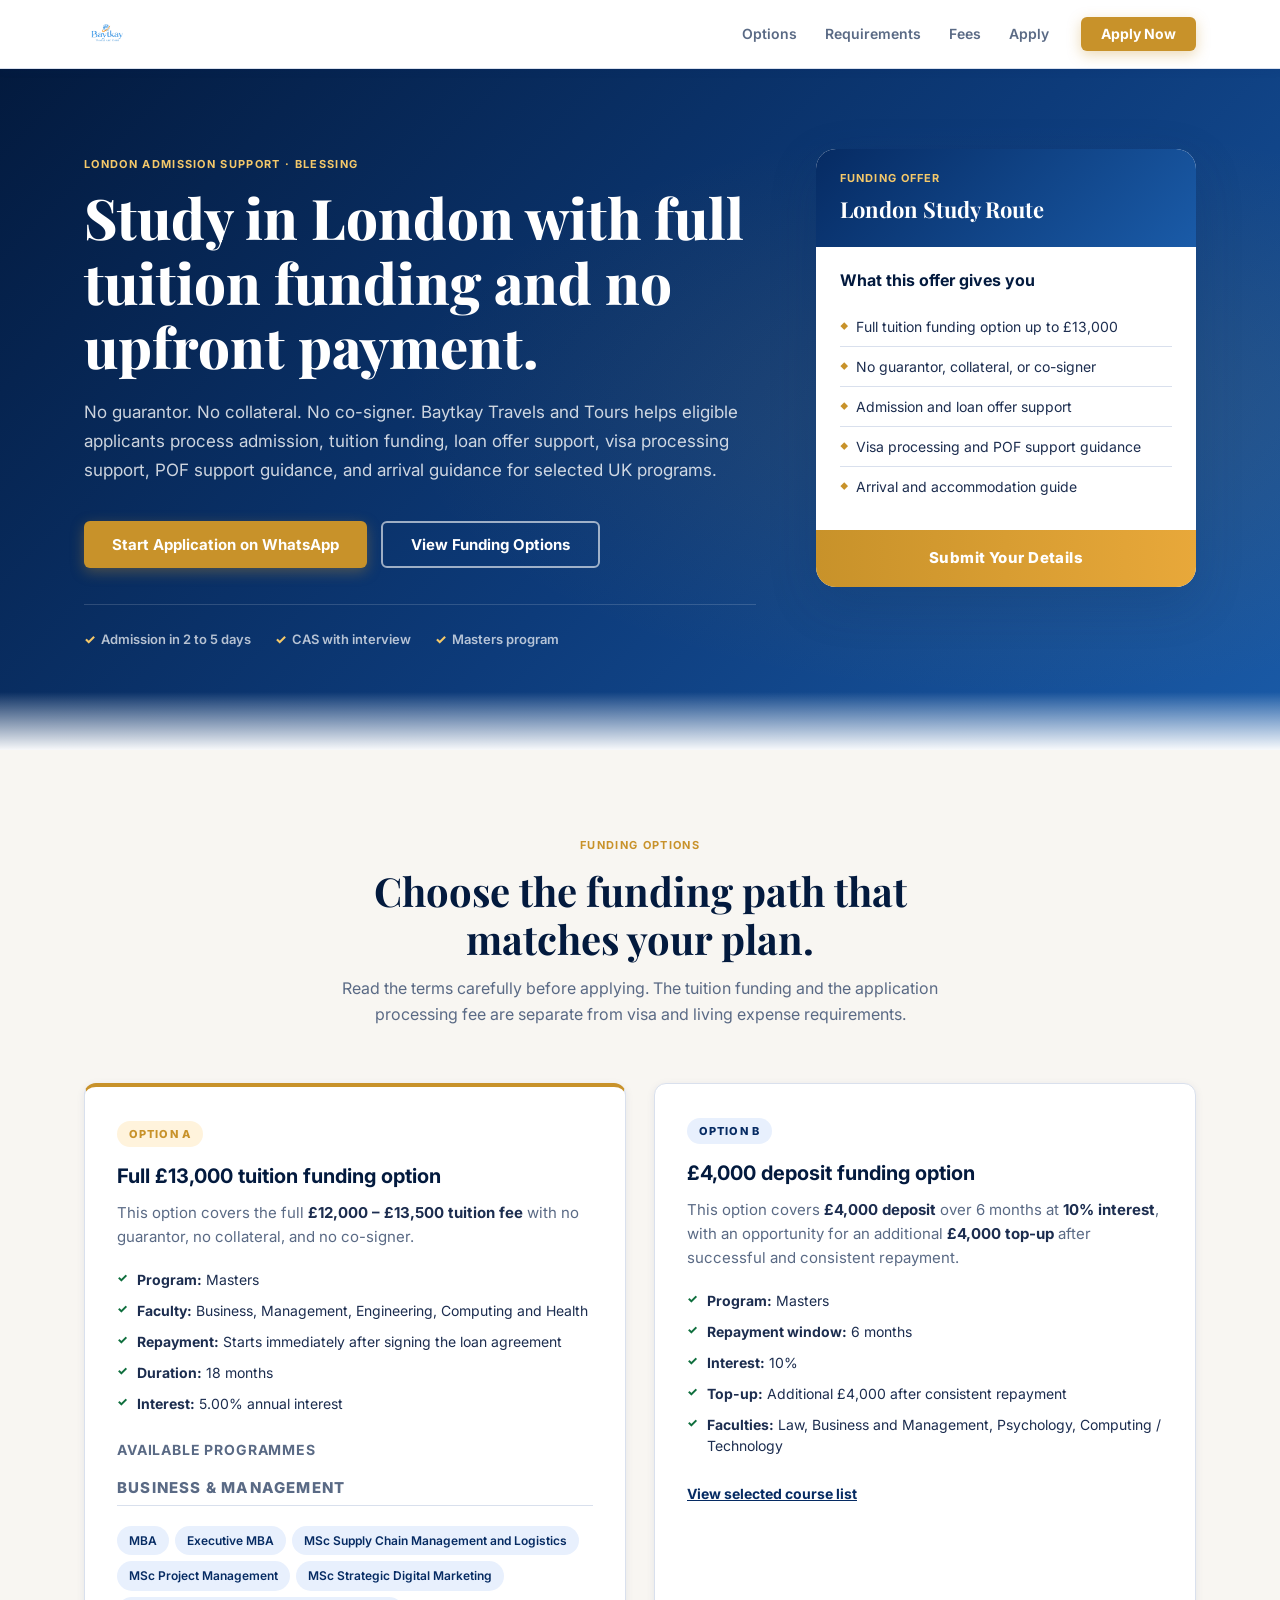
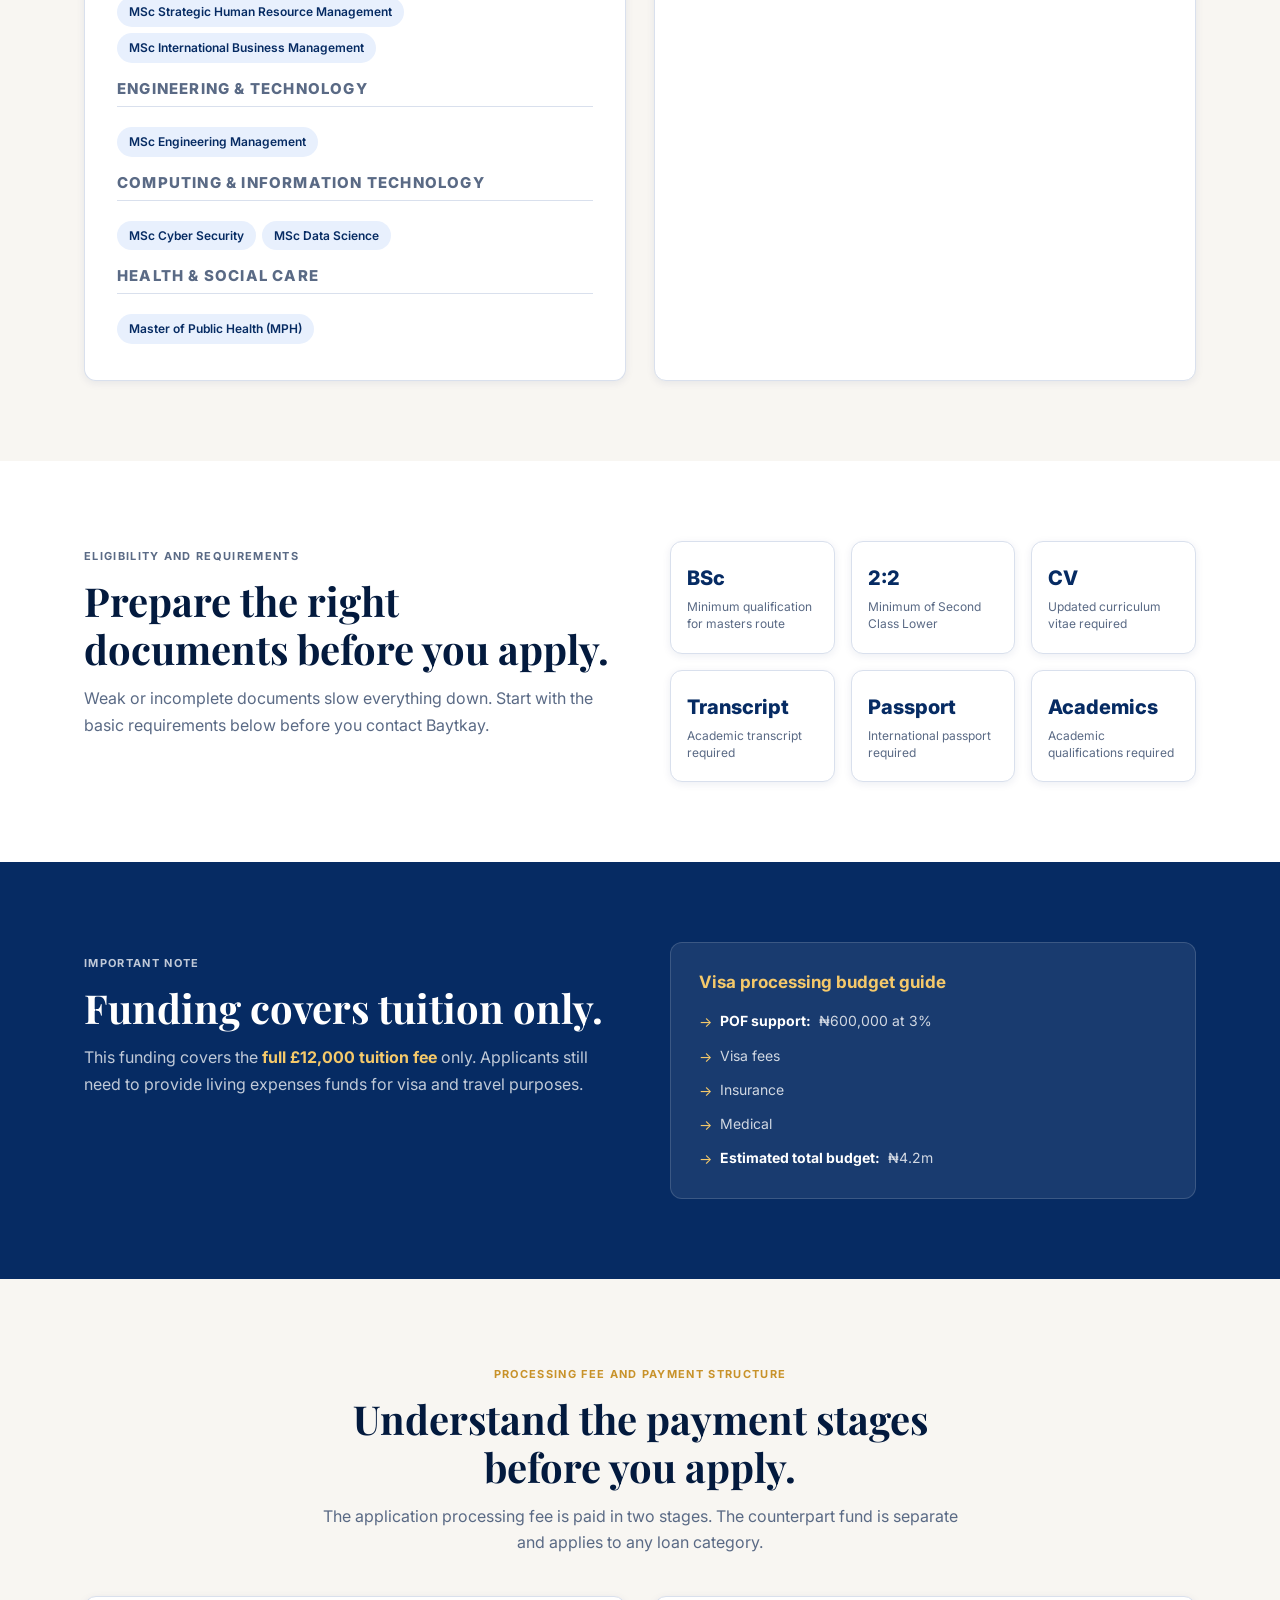
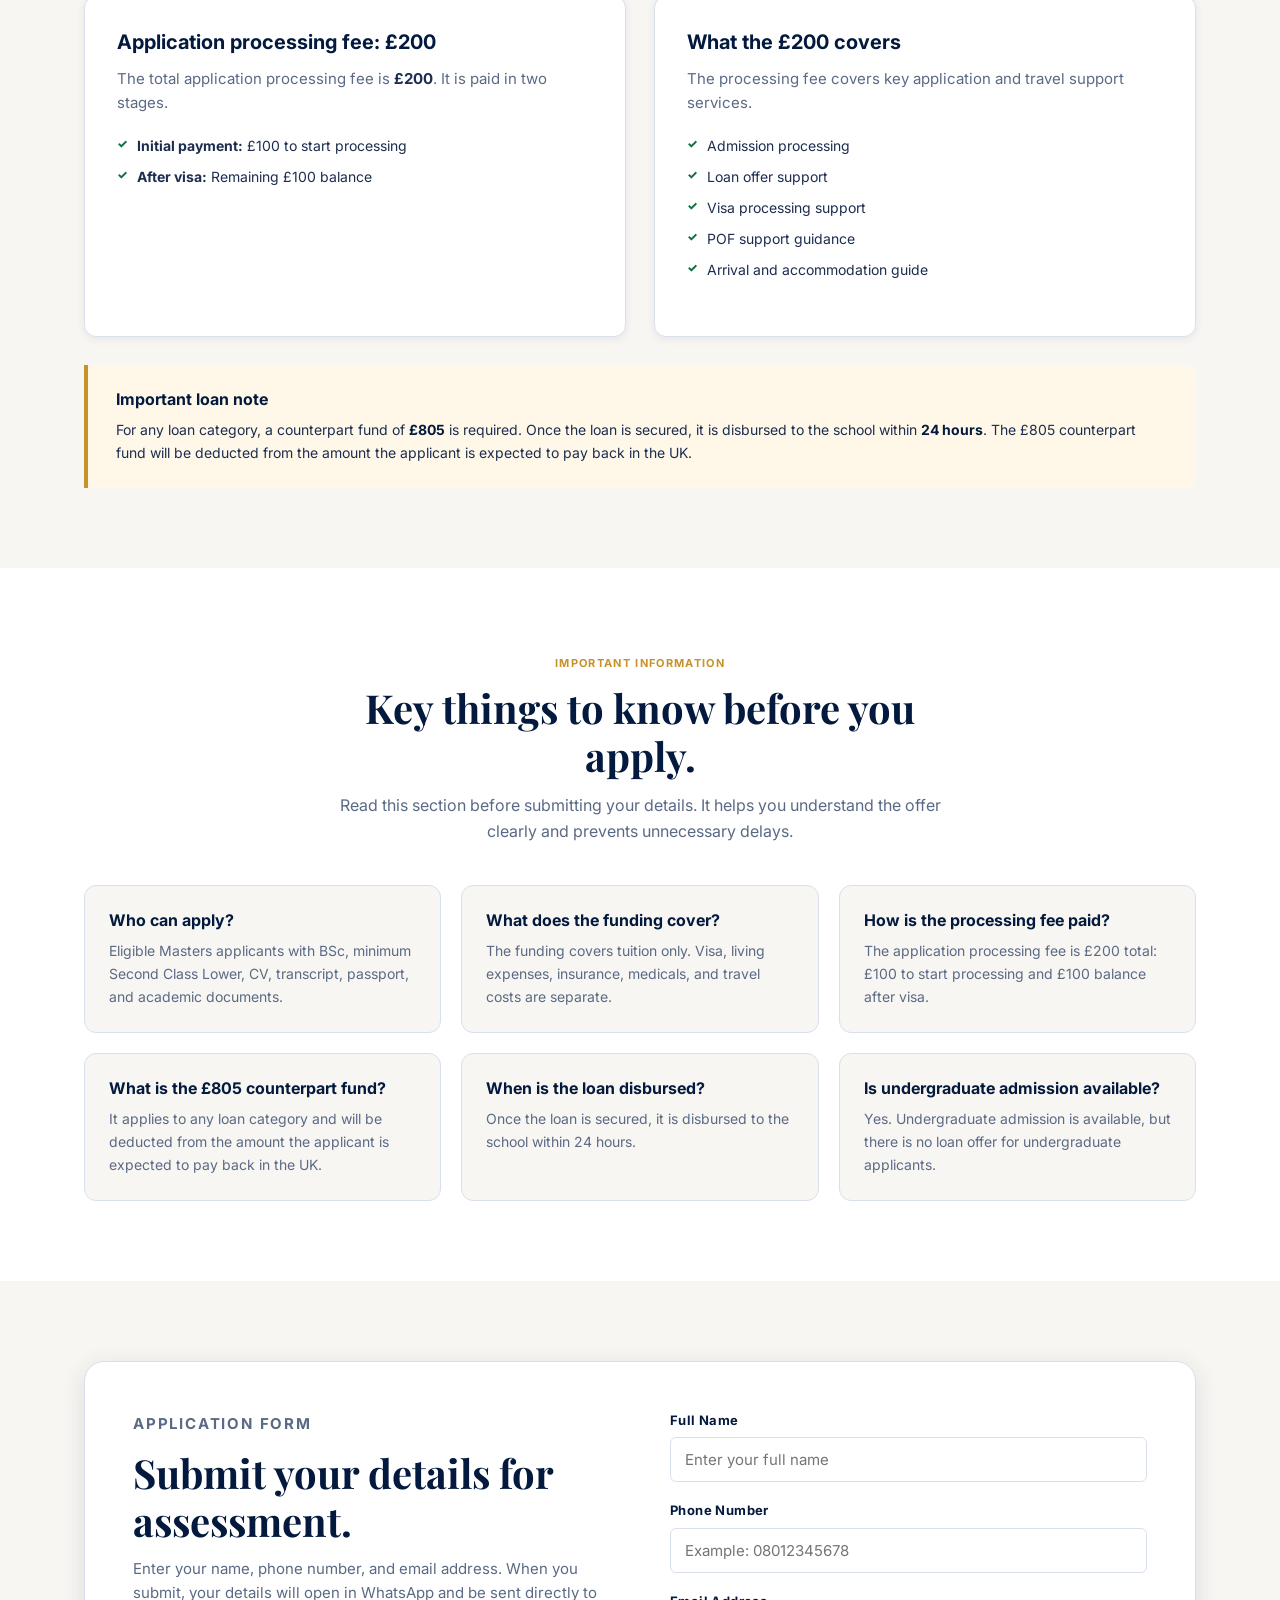
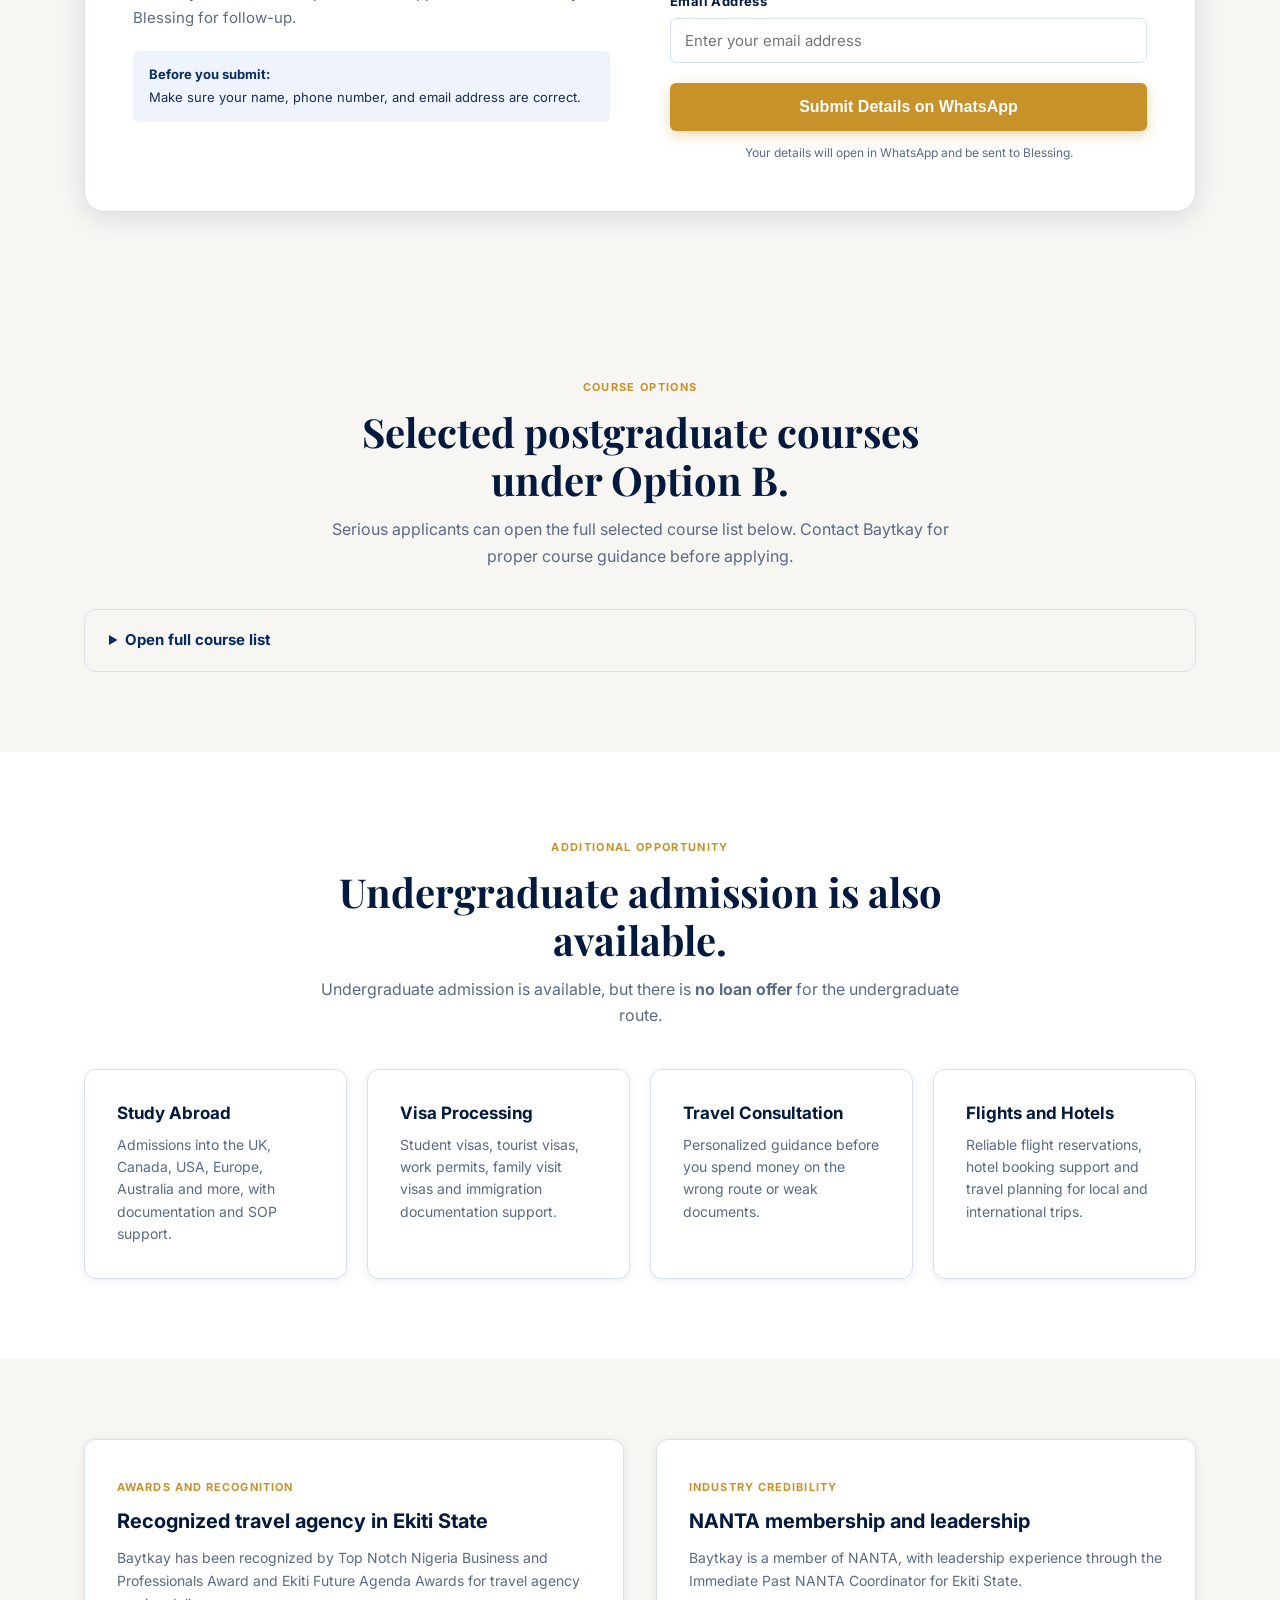
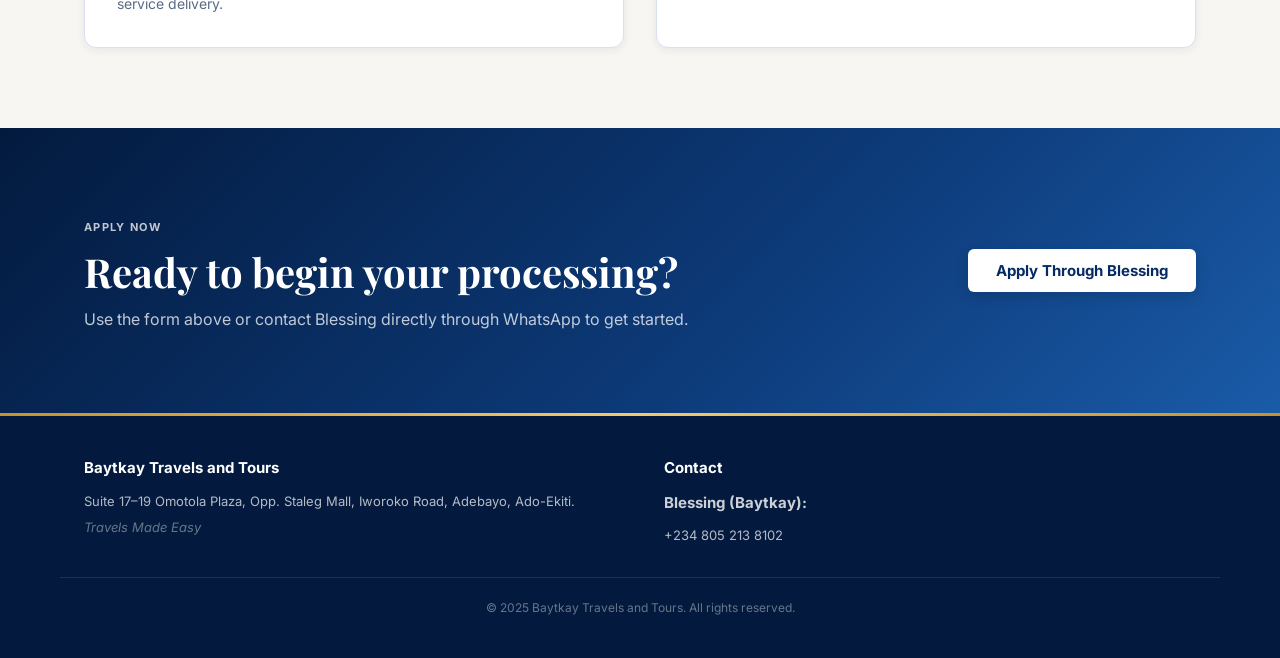
<file: index.html>
<!DOCTYPE html>
<html lang="en">
<head>
  <meta charset="UTF-8" />
  <meta name="viewport" content="width=device-width, initial-scale=1.0" />
  <title>Study in London With Full Tuition Funding | Baytkay Travels and Tours</title>
  <meta name="description" content="Study in London with full tuition funding support through Baytkay Travels and Tours. No guarantor. No collateral. No co-signer. Admission in 2 to 5 days." />
  <meta name="theme-color" content="#062B63" />
  <link rel="preconnect" href="https://fonts.googleapis.com">
  <link rel="preconnect" href="https://fonts.gstatic.com" crossorigin>
  <link href="https://fonts.googleapis.com/css2?family=Inter:wght@400;500;600;700;800&family=Playfair+Display:wght@700;800&display=swap" rel="stylesheet">

  <link rel="stylesheet" href="style.css" />
</head>

<body>

  <!-- ── NAV ── -->
  <header class="site-header">
    <nav class="nav container" aria-label="Primary navigation">
      <a class="brand" href="#top" aria-label="Baytkay Travels and Tours home">
        <img src="logo.png" alt="Baytkay Travels and Tours Logo" class="brand-logo" />

      </a>

      <div class="nav-links" aria-label="Page links">
        <a href="#programs">Options</a>
        <a href="#requirements">Requirements</a>
        <a href="#fees">Fees</a>
        <a href="#lead-form">Apply</a>
      </div>

      <a class="btn btn-sm" href="https://api.whatsapp.com/send?phone=2348052138102&text=Hello%20Blessing%2C%20I%20am%20interested%20in%20the%20London%20full%20tuition%20funding%20offer." target="_blank" rel="noopener">
        Apply Now
      </a>
    </nav>
  </header>

  <main id="top">

    <!-- ── HERO ── -->
    <section class="hero">
      <div class="container hero-grid">
        <div class="hero-copy">
          <p class="eyebrow light">London Admission Support · Blessing</p>
          <h1>Study in London with full tuition funding and no upfront payment.</h1>
          <p class="hero-text">
            No guarantor. No collateral. No co-signer. Baytkay Travels and Tours helps eligible applicants process admission, tuition funding, loan offer support, visa processing support, POF support guidance, and arrival guidance for selected UK programs.
          </p>

          <div class="hero-actions">
            <a class="btn" href="https://api.whatsapp.com/send?phone=2348052138102&text=Hello%20Blessing%2C%20I%20want%20to%20apply%20for%20the%20London%20full%20tuition%20funding%20offer." target="_blank" rel="noopener">
              Start Application on WhatsApp
            </a>
            <a class="btn btn-outline-white" href="#programs">View Funding Options</a>
          </div>

          <div class="trust-strip" aria-label="Key offer highlights">
            <span>Admission in 2 to 5 days</span>
            <span>CAS with interview</span>
            <span>Masters program</span>
          </div>
        </div>

        <aside class="hero-card" aria-label="Offer summary">
          <div class="ticket-top">
            <span>Funding Offer</span>
            <strong>London Study Route</strong>
          </div>
          <div class="ticket-body">
            <h2>What this offer gives you</h2>
            <ul>
              <li>Full tuition funding option up to £13,000</li>
              <li>No guarantor, collateral, or co-signer</li>
              <li>Admission and loan offer support</li>
              <li>Visa processing and POF support guidance</li>
              <li>Arrival and accommodation guide</li>
            </ul>
          </div>
          <a class="ticket-cta" href="#lead-form">Submit Your Details</a>
        </aside>
      </div>
    </section>

    <!-- ── PROGRAMS ── -->
    <section class="section section-light" id="programs">
      <div class="container">
        <div class="section-head">
          <p class="eyebrow">Funding Options</p>
          <h2>Choose the funding path that matches your plan.</h2>
          <p>Read the terms carefully before applying. The tuition funding and the application processing fee are separate from visa and living expense requirements.</p>
        </div>

        <!-- OPTIONS A & B SIDE BY SIDE -->
        <div class="two-col">
          <article class="card featured-card">
            <span class="tag">Option A</span>
            <h3>Full £13,000 tuition funding option</h3>
            <p>
              This option covers the full <strong>£12,000 – £13,500 tuition fee</strong> with no guarantor, no collateral, and no co-signer.
            </p>
            <ul class="check-list">
              <li><strong>Program:</strong> Masters</li>
              <li><strong>Faculty:</strong> Business, Management, Engineering, Computing and Health</li>
              <li><strong>Repayment:</strong> Starts immediately after signing the loan agreement</li>
              <li><strong>Duration:</strong> 18 months</li>
              <li><strong>Interest:</strong> 5.00% annual interest</li>
            </ul>

            <h4>Available Programmes</h4>

            <div class="faculty-block">
              <p class="faculty-label">Business &amp; Management</p>
              <div class="pill-wrap">
                <span>MBA</span>
                <span>Executive MBA</span>
                <span>MSc Supply Chain Management and Logistics</span>
                <span>MSc Project Management</span>
                <span>MSc Strategic Digital Marketing</span>
                <span>MSc Strategic Human Resource Management</span>
                <span>MSc International Business Management</span>
              </div>
            </div>

            <div class="faculty-block">
              <p class="faculty-label">Engineering &amp; Technology</p>
              <div class="pill-wrap">
                <span>MSc Engineering Management</span>
              </div>
            </div>

            <div class="faculty-block">
              <p class="faculty-label">Computing &amp; Information Technology</p>
              <div class="pill-wrap">
                <span>MSc Cyber Security</span>
                <span>MSc Data Science</span>
              </div>
            </div>

            <div class="faculty-block">
              <p class="faculty-label">Health &amp; Social Care</p>
              <div class="pill-wrap">
                <span>Master of Public Health (MPH)</span>
              </div>
            </div>
          </article>

          <article class="card">
            <span class="tag tag-blue">Option B</span>
            <h3>£4,000 deposit funding option</h3>
            <p>
              This option covers <strong>£4,000 deposit</strong> over 6 months at <strong>10% interest</strong>, with an opportunity for an additional <strong>£4,000 top-up</strong> after successful and consistent repayment.
            </p>
            <ul class="check-list">
              <li><strong>Program:</strong> Masters</li>
              <li><strong>Repayment window:</strong> 6 months</li>
              <li><strong>Interest:</strong> 10%</li>
              <li><strong>Top-up:</strong> Additional £4,000 after consistent repayment</li>
              <li><strong>Faculties:</strong> Law, Business and Management, Psychology, Computing / Technology</li>
            </ul>
            <a class="text-link" href="#courses">View selected course list</a>
          </article>
        </div>
      </div>
    </section>

    <!-- ── REQUIREMENTS ── -->
    <section class="section" id="requirements">
      <div class="container split">
        <div>
          <p class="eyebrow">Eligibility and Requirements</p>
          <h2>Prepare the right documents before you apply.</h2>
          <p>Weak or incomplete documents slow everything down. Start with the basic requirements below before you contact Baytkay.</p>
        </div>
        <div class="requirement-grid">
          <div class="mini-card"><strong>BSc</strong><span>Minimum qualification for masters route</span></div>
          <div class="mini-card"><strong>2:2</strong><span>Minimum of Second Class Lower</span></div>
          <div class="mini-card"><strong>CV</strong><span>Updated curriculum vitae required</span></div>
          <div class="mini-card"><strong>Transcript</strong><span>Academic transcript required</span></div>
          <div class="mini-card"><strong>Passport</strong><span>International passport required</span></div>
          <div class="mini-card"><strong>Academics</strong><span>Academic qualifications required</span></div>
        </div>
      </div>
    </section>

    <!-- ── COST NAVY ── -->
    <section class="section section-navy">
      <div class="container cost-grid">
        <div>
          <p class="eyebrow light">Important Note</p>
          <h2>Funding covers tuition only.</h2>
          <p>This funding covers the <strong>full £12,000 tuition fee</strong> only. Applicants still need to provide living expenses funds for visa and travel purposes.</p>
        </div>
        <div class="cost-card">
          <h3>Visa processing budget guide</h3>
          <ul>
            <li><strong>POF support:</strong> ₦600,000 at 3%</li>
            <li>Visa fees</li>
            <li>Insurance</li>
            <li>Medical</li>
            <li><strong>Estimated total budget:</strong> ₦4.2m</li>
          </ul>
        </div>
      </div>
    </section>

    <!-- ── FEES ── -->
    <section class="section section-light" id="fees">
      <div class="container">
        <div class="section-head compact">
          <p class="eyebrow">Processing Fee and Payment Structure</p>
          <h2>Understand the payment stages before you apply.</h2>
          <p>The application processing fee is paid in two stages. The counterpart fund is separate and applies to any loan category.</p>
        </div>

        <div class="two-col">
          <article class="card">
            <h3>Application processing fee: £200</h3>
            <p>The total application processing fee is <strong>£200</strong>. It is paid in two stages.</p>
            <ul class="check-list">
              <li><strong>Initial payment:</strong> £100 to start processing</li>
              <li><strong>After visa:</strong> Remaining £100 balance</li>
            </ul>
          </article>

          <article class="card">
            <h3>What the £200 covers</h3>
            <p>The processing fee covers key application and travel support services.</p>
            <ul class="check-list">
              <li>Admission processing</li>
              <li>Loan offer support</li>
              <li>Visa processing support</li>
              <li>POF support guidance</li>
              <li>Arrival and accommodation guide</li>
            </ul>
          </article>
        </div>

        <div class="note-box">
          <h3>Important loan note</h3>
          <p>For any loan category, a counterpart fund of <strong>£805</strong> is required. Once the loan is secured, it is disbursed to the school within <strong>24 hours</strong>. The £805 counterpart fund will be deducted from the amount the applicant is expected to pay back in the UK.</p>
        </div>
      </div>
    </section>

    <!-- ── IMPORTANT INFO ── -->
    <section class="section" id="important-info">
      <div class="container">
        <div class="section-head compact">
          <p class="eyebrow">Important Information</p>
          <h2>Key things to know before you apply.</h2>
          <p>Read this section before submitting your details. It helps you understand the offer clearly and prevents unnecessary delays.</p>
        </div>
        <div class="info-grid">
          <article class="info-card">
            <h3>Who can apply?</h3>
            <p>Eligible Masters applicants with BSc, minimum Second Class Lower, CV, transcript, passport, and academic documents.</p>
          </article>
          <article class="info-card">
            <h3>What does the funding cover?</h3>
            <p>The funding covers tuition only. Visa, living expenses, insurance, medicals, and travel costs are separate.</p>
          </article>
          <article class="info-card">
            <h3>How is the processing fee paid?</h3>
            <p>The application processing fee is £200 total: £100 to start processing and £100 balance after visa.</p>
          </article>
          <article class="info-card">
            <h3>What is the £805 counterpart fund?</h3>
            <p>It applies to any loan category and will be deducted from the amount the applicant is expected to pay back in the UK.</p>
          </article>
          <article class="info-card">
            <h3>When is the loan disbursed?</h3>
            <p>Once the loan is secured, it is disbursed to the school within 24 hours.</p>
          </article>
          <article class="info-card">
            <h3>Is undergraduate admission available?</h3>
            <p>Yes. Undergraduate admission is available, but there is no loan offer for undergraduate applicants.</p>
          </article>
        </div>
      </div>
    </section>

    <!-- ── APPLICATION FORM ── -->
    <section class="section section-light" id="lead-form">
      <div class="container">
        <div class="form-wrap">
          <div>
            <p class="eyebrow">Application Form</p>
            <h2>Submit your details for assessment.</h2>
            <p>Enter your name, phone number, and email address. When you submit, your details will open in WhatsApp and be sent directly to Blessing for follow-up.</p>
            <div class="form-note">
              <strong>Before you submit:</strong>
              Make sure your name, phone number, and email address are correct.
            </div>
          </div>

          <form class="lead-form" id="applicationForm" onsubmit="handleSubmit(event)">
            <div class="form-grid">
              <label>
                Full Name
                <input type="text" id="fullName" name="fullName" placeholder="Enter your full name" required />
              </label>
              <label>
                Phone Number
                <input type="tel" id="phoneNumber" name="phoneNumber" placeholder="Example: 08012345678" required />
              </label>
              <label>
                Email Address
                <input type="email" id="emailAddress" name="emailAddress" placeholder="Enter your email address" required />
              </label>
            </div>
            <button class="btn form-submit" type="submit">
              Submit Details on WhatsApp
            </button>
            <p class="privacy-note">Your details will open in WhatsApp and be sent to Blessing.</p>
          </form>
        </div>
      </div>
    </section>

    <!-- ── COURSES ── -->
    <section class="section section-light" id="courses">
      <div class="container">
        <div class="section-head compact">
          <p class="eyebrow">Course Options</p>
          <h2>Selected postgraduate courses under Option B.</h2>
          <p>Serious applicants can open the full selected course list below. Contact Baytkay for proper course guidance before applying.</p>
        </div>
        <details class="course-details">
          <summary>Open full course list</summary>
          <div class="course-columns">
            <ol>
              <li>LLM International Finance Law</li>
              <li>LLM Immigration Law</li>
              <li>LLM Banking and Debt Finance</li>
              <li>LLM Corporate Social Responsibility and Sustainability</li>
              <li>LLM Public International Law</li>
              <li>LLM International Commercial Law</li>
              <li>LLM Employment Law</li>
              <li>LLM International Energy Law</li>
              <li>LLM Insurance Law</li>
              <li>LLM Insolvency Law</li>
              <li>LLM Environmental Law</li>
              <li>LLM Compliance and Regulation</li>
              <li>LLM Master of Law International</li>
              <li>LLM Mental Health Law</li>
              <li>LLM International Arbitration</li>
              <li>Bar Practice Course BPC</li>
              <li>LLM Medical Law and Ethics</li>
              <li>LLM Mediation and Alternative Dispute Resolution</li>
              <li>LLM Legal Ethics</li>
              <li>MSc Psychology Conversion</li>
              <li>LLM Legal Practice SQE1 and SQE2</li>
              <li>LLM Data Protection and Intellectual Property</li>
              <li>LLM Journalism and the Law</li>
              <li>LLM Law and Policy for Sustainability</li>
              <li>LLM International Medical Law</li>
              <li>LLM Maritime Law</li>
              <li>LLM Investment Regulation</li>
              <li>LLM Master of Laws General</li>
              <li>LLM Construction Law</li>
              <li>LLM Child Law</li>
              <li>LLM Media Law, Privacy and Defamation</li>
              <li>LLM Family Law</li>
              <li>LLM International and Comparative Law</li>
              <li>LLM International Criminal Law</li>
              <li>LLM Healthcare Regulation</li>
              <li>MSc Strategic Business Management with Professional Practice</li>
              <li>MSc Corporate Governance with Company Law</li>
              <li>MSc Human Resources with Employment Law</li>
              <li>Master of Business Administration</li>
              <li>MBA in Tech Leadership</li>
              <li>MBA Governance and Risk Management</li>
              <li>MSc Corporate Financial Management with Professional Practice</li>
              <li>MSc Leadership and Human Resource Management with Professional Practice</li>
              <li>MSc Project Management with Professional Practice</li>
              <li>MBA Governance and Risk Management with Professional Practice</li>
              <li>MSc Marketing with Professional Practice</li>
              <li>MSc Business Analytics with Professional Practice</li>
              <li>MSc Corporate Financial Management</li>
              <li>MSc Leadership and Human Resource Management</li>
              <li>MSc Project Management</li>
              <li>MSc Strategic Business Management</li>
              <li>MSc Marketing</li>
              <li>MSc Cyber Security Management with Professional Practice</li>
              <li>LLM International Human Rights Law</li>
              <li>LLM International Corporate Governance</li>
              <li>LLM International Business Law</li>
              <li>LLM Corporate Governance</li>
              <li>LLM Company Law</li>
              <li>MA Law Conversion</li>
              <li>MSc Legal Technology</li>
              <li>MSc Computer Science Conversion</li>
              <li>MSc Business Analytics</li>
              <li>MSc Artificial Intelligence for Business with Professional Practice</li>
              <li>MSc Cyber Security Management</li>
              <li>MSc Artificial Intelligence for Business</li>
              <li>MSc Corporate Governance with Company Law with Professional Practice</li>
              <li>MSc Human Resources with Employment Law with Professional Practice</li>
              <li>Master of Business Administration with Professional Practice</li>
              <li>MBA in Tech Leadership with Professional Practice</li>
            </ol>
          </div>
        </details>
      </div>
    </section>

    <!-- ── SERVICES ── -->
    <section class="section" id="services">
      <div class="container">
        <div class="section-head compact">
          <p class="eyebrow">Additional Opportunity</p>
          <h2>Undergraduate admission is also available.</h2>
          <p>Undergraduate admission is available, but there is <strong>no loan offer</strong> for the undergraduate route.</p>
        </div>
        <div class="cards service-grid">
          <article class="card service-card">
            <h3>Study Abroad</h3>
            <p>Admissions into the UK, Canada, USA, Europe, Australia and more, with documentation and SOP support.</p>
          </article>
          <article class="card service-card">
            <h3>Visa Processing</h3>
            <p>Student visas, tourist visas, work permits, family visit visas and immigration documentation support.</p>
          </article>
          <article class="card service-card">
            <h3>Travel Consultation</h3>
            <p>Personalized guidance before you spend money on the wrong route or weak documents.</p>
          </article>
          <article class="card service-card">
            <h3>Flights and Hotels</h3>
            <p>Reliable flight reservations, hotel booking support and travel planning for local and international trips.</p>
          </article>
        </div>
      </div>
    </section>

    <!-- ── PROOF ── -->
    <section class="section section-light">
      <div class="container proof-grid">
        <div class="proof-card">
          <span>Awards and Recognition</span>
          <h3>Recognized travel agency in Ekiti State</h3>
          <p>Baytkay has been recognized by Top Notch Nigeria Business and Professionals Award and Ekiti Future Agenda Awards for travel agency service delivery.</p>
        </div>
        <div class="proof-card">
          <span>Industry Credibility</span>
          <h3>NANTA membership and leadership</h3>
          <p>Baytkay is a member of NANTA, with leadership experience through the Immediate Past NANTA Coordinator for Ekiti State.</p>
        </div>
      </div>
    </section>

    <!-- ── CTA ── -->
    <section class="section cta-section" id="contact">
      <div class="container cta-box">
        <div>
          <p class="eyebrow light">Apply Now</p>
          <h2>Ready to begin your processing?</h2>
          <p>Use the form above or contact Blessing directly through WhatsApp to get started.</p>
        </div>
        <div class="cta-actions">
          <a class="btn btn-white" href="https://api.whatsapp.com/send?phone=2348052138102&text=Hello%20Blessing%2C%20I%20want%20to%20apply%20for%20the%20London%20full%20tuition%20funding%20offer." target="_blank" rel="noopener">
            Apply Through Blessing
          </a>

        </div>
      </div>
    </section>

  </main>

  <!-- ── FOOTER ── -->
  <div class="gold-divider"></div>
  <footer class="footer">
    <div class="container footer-grid">
      <div>
        <strong>Baytkay Travels and Tours</strong>
        <p>Suite 17–19 Omotola Plaza, Opp. Staleg Mall, Iworoko Road, Adebayo, Ado-Ekiti.</p>
        <p style="margin-top:6px;color:rgba(255,255,255,.4);font-style:italic;">Travels Made Easy</p>
      </div>
      <div>
        <strong>Contact</strong>
        <p><strong style="color:rgba(255,255,255,.8);">Blessing (Baytkay):</strong> +234 805 213 8102</p>

      </div>
    </div>
    <div class="container footer-bottom">
      © 2025 Baytkay Travels and Tours. All rights reserved.
    </div>
  </footer>

  <script src="script.js"></script>

</body>
</html>
</file>
<file: style.css>
/* ── TOKENS ────────────────────────────────────────────── */
    :root {
      --navy:       #062B63;
      --navy-deep:  #031A3E;
      --gold:       #C8922A;
      --gold-light: #F5C96A;
      --cream:      #F8F6F2;
      --white:      #FFFFFF;
      --slate:      #1C2D4F;
      --muted:      #5A6A85;
      --border:     #D9E0ED;
      --success:    #0E6E3D;

      --font-display: 'Playfair Display', Georgia, serif;
      --font-body:    'Inter', system-ui, sans-serif;

      --radius-sm:  6px;
      --radius:     12px;
      --radius-lg:  20px;

      --shadow-sm:  0 2px 8px rgba(6,43,99,.08);
      --shadow:     0 6px 24px rgba(6,43,99,.12);
      --shadow-lg:  0 16px 48px rgba(6,43,99,.18);
    }

    /* ── RESET ─────────────────────────────────────────────── */
    *, *::before, *::after { box-sizing: border-box; margin: 0; padding: 0; }
    html { scroll-behavior: smooth; }
    body {
      font-family: var(--font-body);
      font-size: 16px;
      line-height: 1.65;
      color: var(--slate);
      background: var(--white);
      -webkit-font-smoothing: antialiased;
    }
    a { color: inherit; text-decoration: none; }
    ul, ol { list-style: none; }
    img { max-width: 100%; display: block; }

    /* ── LAYOUT ─────────────────────────────────────────────── */
    .container { max-width: 1160px; margin: 0 auto; padding: 0 24px; }
    .section    { padding: 80px 0; }
    .section-light { background: var(--cream); }
    .section-navy  { background: var(--navy); color: var(--white); }

    /* ── EYEBROW ─────────────────────────────────────────────── */
    .eyebrow {
      display: inline-block;
      font-size: 11px;
      font-weight: 700;
      letter-spacing: .12em;
      text-transform: uppercase;
      color: var(--gold);
      margin-bottom: 12px;
    }
    .eyebrow.light { color: var(--gold-light); }

    /* ── SECTION HEAD ─────────────────────────────────────────── */
    .section-head { max-width: 640px; margin: 0 auto 56px; text-align: center; }
    .section-head p:last-child { color: var(--muted); margin-top: 12px; }
    .section-head.compact { margin-bottom: 40px; }

    /* ── TYPOGRAPHY ──────────────────────────────────────────── */
    h1 { font-family: var(--font-display); font-size: clamp(32px,5vw,56px); font-weight: 800; line-height: 1.15; color: var(--navy-deep); }
    h2 { font-family: var(--font-display); font-size: clamp(26px,3.5vw,40px); font-weight: 700; line-height: 1.2; color: var(--navy-deep); }
    h3 { font-size: 20px; font-weight: 700; color: var(--navy-deep); line-height: 1.3; }
    h4 { font-size: 14px; font-weight: 700; letter-spacing: .06em; text-transform: uppercase; color: var(--muted); margin-bottom: 12px; }

    /* ── BUTTONS ─────────────────────────────────────────────── */
    .btn {
      display: inline-flex; align-items: center; gap: 8px;
      padding: 14px 28px; border-radius: var(--radius-sm);
      font-size: 15px; font-weight: 700; line-height: 1;
      transition: all .2s ease; cursor: pointer; border: none;
      background: var(--gold); color: var(--white);
      box-shadow: 0 4px 14px rgba(200,146,42,.35);
    }
    .btn:hover { background: #b07a1e; transform: translateY(-1px); box-shadow: 0 6px 20px rgba(200,146,42,.45); }
    .btn-sm { padding: 10px 20px; font-size: 14px; }
    .btn-navy { background: var(--navy); box-shadow: 0 4px 14px rgba(6,43,99,.3); }
    .btn-navy:hover { background: var(--navy-deep); box-shadow: 0 6px 20px rgba(6,43,99,.4); }
    .btn-outline {
      background: transparent; border: 2px solid var(--navy);
      color: var(--navy); box-shadow: none;
    }
    .btn-outline:hover { background: var(--navy); color: var(--white); transform: translateY(-1px); }
    .btn-white { background: var(--white); color: var(--navy); box-shadow: 0 4px 14px rgba(0,0,0,.15); }
    .btn-white:hover { background: var(--cream); transform: translateY(-1px); }
    .btn-outline-white {
      background: transparent; border: 2px solid rgba(255,255,255,.6);
      color: var(--white); box-shadow: none;
    }
    .btn-outline-white:hover { background: rgba(255,255,255,.12); border-color: var(--white); transform: translateY(-1px); }

    /* ── NAV ─────────────────────────────────────────────────── */
    .site-header {
      position: sticky; top: 0; z-index: 100;
      background: var(--white);
      border-bottom: 1px solid var(--border);
      box-shadow: var(--shadow-sm);
    }
    .nav {
      display: flex; align-items: center; gap: 32px;
      height: 68px;
    }
    .brand { display: flex; align-items: center; gap: 10px; font-weight: 800; font-size: 16px; color: var(--navy); }
    .brand-logo { height: 44px; width: auto; object-fit: contain; }
    .brand-text { display: flex; flex-direction: column; line-height: 1.1; }
    .brand-text small { font-size: 10px; font-weight: 500; color: var(--muted); letter-spacing: .06em; }
    .nav-links { display: flex; gap: 28px; margin-left: auto; }
    .nav-links a { font-size: 14px; font-weight: 600; color: var(--muted); transition: color .15s; }
    .nav-links a:hover { color: var(--navy); }

    /* ── HERO ─────────────────────────────────────────────────── */
    .hero {
      background: linear-gradient(135deg, var(--navy-deep) 0%, #0D3B7A 55%, #1A5BA8 100%);
      padding: 80px 0 100px;
      position: relative; overflow: hidden;
    }
    .hero::before {
      content: '';
      position: absolute; inset: 0;
      background: radial-gradient(ellipse 70% 60% at 80% 50%, rgba(200,146,42,.12) 0%, transparent 70%);
      pointer-events: none;
    }
    .hero::after {
      content: '';
      position: absolute; bottom: -2px; left: 0; right: 0; height: 60px;
      background: linear-gradient(to bottom, transparent, var(--white));
      pointer-events: none;
    }
    .hero-grid {
      display: grid; grid-template-columns: 1fr 380px; gap: 60px; align-items: start;
      position: relative; z-index: 1;
    }
    .hero h1 { color: var(--white); margin-bottom: 20px; }
    .hero-text { color: rgba(255,255,255,.8); font-size: 17px; line-height: 1.7; margin-bottom: 36px; }
    .hero-actions { display: flex; gap: 14px; flex-wrap: wrap; margin-bottom: 36px; }
    .trust-strip {
      display: flex; gap: 24px; flex-wrap: wrap;
      padding-top: 24px;
      border-top: 1px solid rgba(255,255,255,.15);
    }
    .trust-strip span {
      font-size: 13px; font-weight: 600; color: rgba(255,255,255,.7);
      display: flex; align-items: center; gap: 6px;
    }
    .trust-strip span::before { content: '✓'; color: var(--gold-light); font-weight: 800; }

    /* ── HERO CARD ─────────────────────────────────────────────── */
    .hero-card {
      background: var(--white); border-radius: var(--radius-lg);
      box-shadow: var(--shadow-lg); overflow: hidden;
    }
    .ticket-top {
      background: linear-gradient(135deg, var(--navy) 0%, #1A5BA8 100%);
      padding: 20px 24px;
      display: flex; flex-direction: column; gap: 4px;
    }
    .ticket-top span { font-size: 11px; font-weight: 700; text-transform: uppercase; letter-spacing: .1em; color: var(--gold-light); }
    .ticket-top strong { font-family: var(--font-display); font-size: 22px; color: var(--white); }
    .ticket-body { padding: 24px; }
    .ticket-body h2 { font-size: 16px; font-family: var(--font-body); font-weight: 700; color: var(--navy-deep); margin-bottom: 16px; }
    .ticket-body ul li {
      font-size: 14px; color: var(--slate); padding: 8px 0;
      border-bottom: 1px solid var(--border);
      display: flex; align-items: flex-start; gap: 8px;
    }
    .ticket-body ul li:last-child { border-bottom: none; }
    .ticket-body ul li::before { content: '◆'; color: var(--gold); font-size: 8px; margin-top: 5px; flex-shrink: 0; }
    .ticket-cta {
      display: block; text-align: center; padding: 16px;
      background: linear-gradient(90deg, var(--gold) 0%, #e8a83a 100%);
      color: var(--white); font-weight: 800; font-size: 15px;
      letter-spacing: .03em; transition: opacity .2s;
    }
    .ticket-cta:hover { opacity: .9; }

    /* ── OPTIONS: SIDE BY SIDE ──────────────────────────────────── */
    .two-col { display: grid; grid-template-columns: 1fr 1fr; gap: 28px; }

    /* ── CARDS ──────────────────────────────────────────────────── */
    .card {
      background: var(--white); border-radius: var(--radius);
      border: 1px solid var(--border); padding: 32px;
      box-shadow: var(--shadow-sm); transition: box-shadow .2s, transform .2s;
    }
    .card:hover { box-shadow: var(--shadow); transform: translateY(-2px); }
    .card p { color: var(--muted); font-size: 15px; margin: 12px 0 20px; line-height: 1.6; }
    .card p strong { color: var(--slate); }

    .featured-card {
      border-top: 4px solid var(--gold);
      position: relative;
    }
    .tag {
      display: inline-block; font-size: 11px; font-weight: 800;
      letter-spacing: .1em; text-transform: uppercase;
      padding: 4px 12px; border-radius: 100px;
      background: #FFF3DC; color: var(--gold);
      margin-bottom: 16px;
    }
    .tag-blue { background: #E8F0FD; color: var(--navy); }

    .check-list { display: flex; flex-direction: column; gap: 10px; margin-bottom: 24px; }
    .check-list li {
      font-size: 14px; color: var(--slate); padding-left: 20px;
      position: relative; line-height: 1.5;
    }
    .check-list li::before {
      content: '✓'; position: absolute; left: 0; top: 0;
      color: var(--success); font-weight: 800; font-size: 12px;
    }

    .pill-wrap { display: flex; flex-wrap: wrap; gap: 8px; }
    .pill-wrap span {
      font-size: 12px; font-weight: 600; padding: 5px 12px;
      border-radius: 100px; background: #E8F0FD; color: var(--navy);
    }

    .text-link { font-size: 14px; font-weight: 700; color: var(--navy); text-decoration: underline; }

    .faculty-block { margin-top: 14px; }
    .faculty-label {
      font-size: 11px; font-weight: 800; letter-spacing: .08em; text-transform: uppercase;
      color: var(--navy); margin-bottom: 8px;
      padding-bottom: 5px; border-bottom: 1px solid var(--border);
    }
    .faculty-block .pill-wrap { margin-bottom: 4px; gap: 6px; }

    /* ── REQUIREMENTS ────────────────────────────────────────────── */
    .split { display: grid; grid-template-columns: 1fr 1fr; gap: 60px; align-items: start; }
    .split > div:first-child h2 { margin-bottom: 12px; }
    .split > div:first-child p { color: var(--muted); }
    .requirement-grid { display: grid; grid-template-columns: 1fr 1fr 1fr; gap: 16px; }
    .mini-card {
      background: var(--white); border-radius: var(--radius);
      border: 1px solid var(--border); padding: 20px 16px;
      box-shadow: var(--shadow-sm);
      display: flex; flex-direction: column; gap: 4px;
    }
    .mini-card strong { font-size: 20px; font-weight: 800; color: var(--navy); }
    .mini-card span { font-size: 12px; color: var(--muted); line-height: 1.4; }

    /* ── COST NAVY SECTION ────────────────────────────────────────── */
    .cost-grid {
      display: grid; grid-template-columns: 1fr 1fr; gap: 60px; align-items: start;
    }
    .cost-grid h2 { color: var(--white); }
    .cost-grid > div:first-child p { color: rgba(255,255,255,.75); margin-top: 12px; }
    .cost-grid > div:first-child p strong { color: var(--gold-light); }
    .cost-card {
      background: rgba(255,255,255,.08); border: 1px solid rgba(255,255,255,.15);
      border-radius: var(--radius); padding: 28px;
    }
    .cost-card h3 { color: var(--gold-light); font-size: 17px; margin-bottom: 16px; }
    .cost-card ul { display: flex; flex-direction: column; gap: 10px; }
    .cost-card li { font-size: 14px; color: rgba(255,255,255,.8); display: flex; gap: 8px; align-items: flex-start; }
    .cost-card li::before { content: '→'; color: var(--gold-light); flex-shrink: 0; margin-top: 1px; }
    .cost-card li strong { color: var(--white); }

    /* ── FEES ─────────────────────────────────────────────────────── */
    .note-box {
      margin-top: 28px; padding: 24px 28px;
      background: #FFF8E8; border-left: 4px solid var(--gold);
      border-radius: 0 var(--radius) var(--radius) 0;
    }
    .note-box h3 { font-size: 16px; color: var(--navy-deep); margin-bottom: 8px; }
    .note-box p { font-size: 14px; color: var(--slate); }
    .note-box strong { color: var(--navy-deep); }

    /* ── INFO GRID ───────────────────────────────────────────────── */
    .info-grid { display: grid; grid-template-columns: repeat(3, 1fr); gap: 20px; }
    .info-card {
      padding: 24px; border-radius: var(--radius);
      background: var(--cream); border: 1px solid var(--border);
    }
    .info-card h3 { font-size: 16px; color: var(--navy-deep); margin-bottom: 8px; }
    .info-card p { font-size: 14px; color: var(--muted); margin: 0; }

    /* ── FORM ─────────────────────────────────────────────────────── */
    .form-wrap {
      display: grid; grid-template-columns: 1fr 1fr; gap: 60px; align-items: start;
      background: var(--white); border-radius: var(--radius-lg);
      padding: 48px; box-shadow: var(--shadow);
      border: 1px solid var(--border);
    }
    .form-wrap h2 { margin-bottom: 12px; }
    .form-wrap > div:first-child p { color: var(--muted); font-size: 15px; }
    .form-note {
      margin-top: 20px; padding: 14px 16px;
      background: #EEF3FC; border-radius: var(--radius-sm);
      font-size: 13px; color: var(--slate); line-height: 1.5;
    }
    .form-note strong { display: block; color: var(--navy); margin-bottom: 4px; }
    .form-grid { display: flex; flex-direction: column; gap: 18px; margin-bottom: 20px; }
    label {
      display: flex; flex-direction: column; gap: 6px;
      font-size: 13px; font-weight: 700; color: var(--navy-deep);
      letter-spacing: .03em;
    }
    input, select {
      padding: 12px 14px; border-radius: var(--radius-sm);
      border: 1.5px solid var(--border); font-size: 15px;
      font-family: var(--font-body); color: var(--slate);
      background: var(--white); transition: border-color .15s;
      outline: none;
    }
    input:focus, select:focus { border-color: var(--navy); box-shadow: 0 0 0 3px rgba(6,43,99,.08); }
    .form-submit { width: 100%; justify-content: center; font-size: 16px; padding: 16px; }
    .privacy-note { font-size: 12px; color: var(--muted); text-align: center; margin-top: 12px; }

    /* ── COURSES ─────────────────────────────────────────────────── */
    .course-details { border: 1px solid var(--border); border-radius: var(--radius); overflow: hidden; }
    summary {
      padding: 18px 24px; font-weight: 700; color: var(--navy); cursor: pointer;
      background: var(--cream); font-size: 15px;
    }
    summary:hover { background: #EEF3FC; }
    .course-columns {
      padding: 24px; columns: 3; column-gap: 32px;
    }
    .course-columns ol { list-style: decimal; padding-left: 18px; }
    .course-columns li { font-size: 13px; color: var(--slate); margin-bottom: 8px; line-height: 1.4; break-inside: avoid; }

    /* ── SERVICES ────────────────────────────────────────────────── */
    .service-grid { display: grid; grid-template-columns: repeat(4,1fr); gap: 20px; }
    .service-card h3 { font-size: 17px; margin-bottom: 10px; }
    .service-card p { margin: 0; font-size: 14px; }

    /* ── PROOF ───────────────────────────────────────────────────── */
    .proof-grid { display: grid; grid-template-columns: 1fr 1fr; gap: 32px; }
    .proof-card {
      background: var(--white); border-radius: var(--radius);
      border: 1px solid var(--border); padding: 32px;
      box-shadow: var(--shadow-sm);
    }
    .proof-card span { font-size: 11px; font-weight: 700; text-transform: uppercase; letter-spacing: .1em; color: var(--gold); }
    .proof-card h3 { color: var(--navy-deep); margin: 10px 0 12px; }
    .proof-card p { font-size: 14px; color: var(--muted); margin: 0; }

    /* ── CTA SECTION ─────────────────────────────────────────────── */
    .cta-section { background: linear-gradient(135deg, var(--navy-deep) 0%, #0D3B7A 60%, #1A5BA8 100%); }
    .cta-box {
      display: grid; grid-template-columns: 1fr auto; gap: 48px; align-items: center;
    }
    .cta-box h2 { color: var(--white); }
    .cta-box > div:first-child p { color: rgba(255,255,255,.75); margin-top: 10px; }
    .cta-actions { display: flex; flex-direction: column; gap: 12px; min-width: 220px; }

    /* ── FOOTER ──────────────────────────────────────────────────── */
    .footer { background: var(--navy-deep); color: rgba(255,255,255,.7); padding: 40px 0; }
    .footer-grid { display: grid; grid-template-columns: 1fr 1fr; gap: 48px; }
    .footer strong { color: var(--white); display: block; font-size: 15px; margin-bottom: 10px; }
    .footer p { font-size: 13px; line-height: 1.6; }
    .footer-bottom {
      margin-top: 32px; padding-top: 20px; border-top: 1px solid rgba(255,255,255,.1);
      font-size: 12px; color: rgba(255,255,255,.4); text-align: center;
    }

    /* ── GOLD DIVIDER ────────────────────────────────────────────── */
    .gold-divider {
      height: 3px;
      background: linear-gradient(90deg, var(--gold) 0%, var(--gold-light) 50%, var(--gold) 100%);
    }

    /* ── RESPONSIVE ──────────────────────────────────────────────── */
    @media (max-width: 900px) {
      .hero-grid, .split, .two-col, .cost-grid, .cta-box, .form-wrap, .footer-grid {
        grid-template-columns: 1fr;
      }
      .info-grid { grid-template-columns: 1fr 1fr; }
      .service-grid { grid-template-columns: 1fr 1fr; }
      .requirement-grid { grid-template-columns: 1fr 1fr; }
      .course-columns { columns: 2; }
      .cta-actions { flex-direction: row; flex-wrap: wrap; }
      .nav-links { display: none; }
    }
    @media (max-width: 600px) {
      .section { padding: 56px 0; }
      .info-grid, .service-grid, .requirement-grid, .proof-grid { grid-template-columns: 1fr; }
      .course-columns { columns: 1; }
      .hero-actions { flex-direction: column; }
    }
</file>
